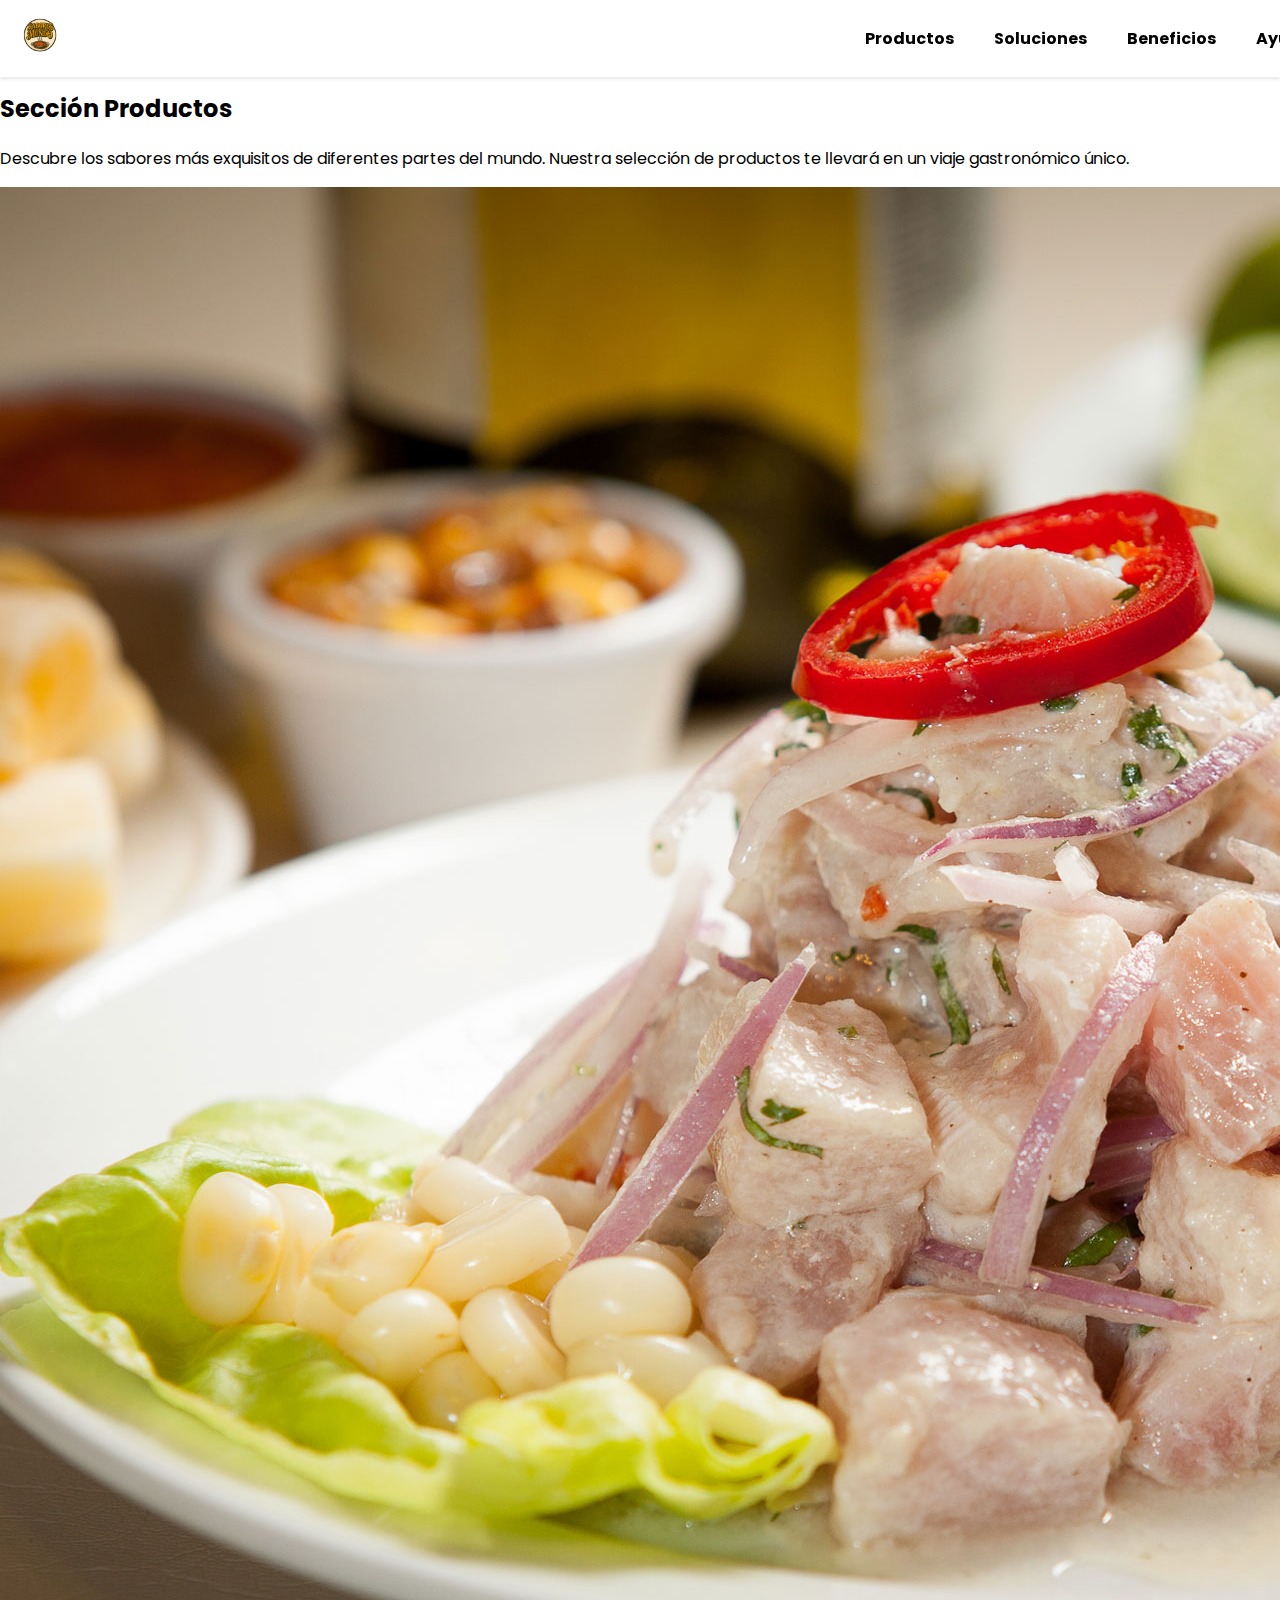
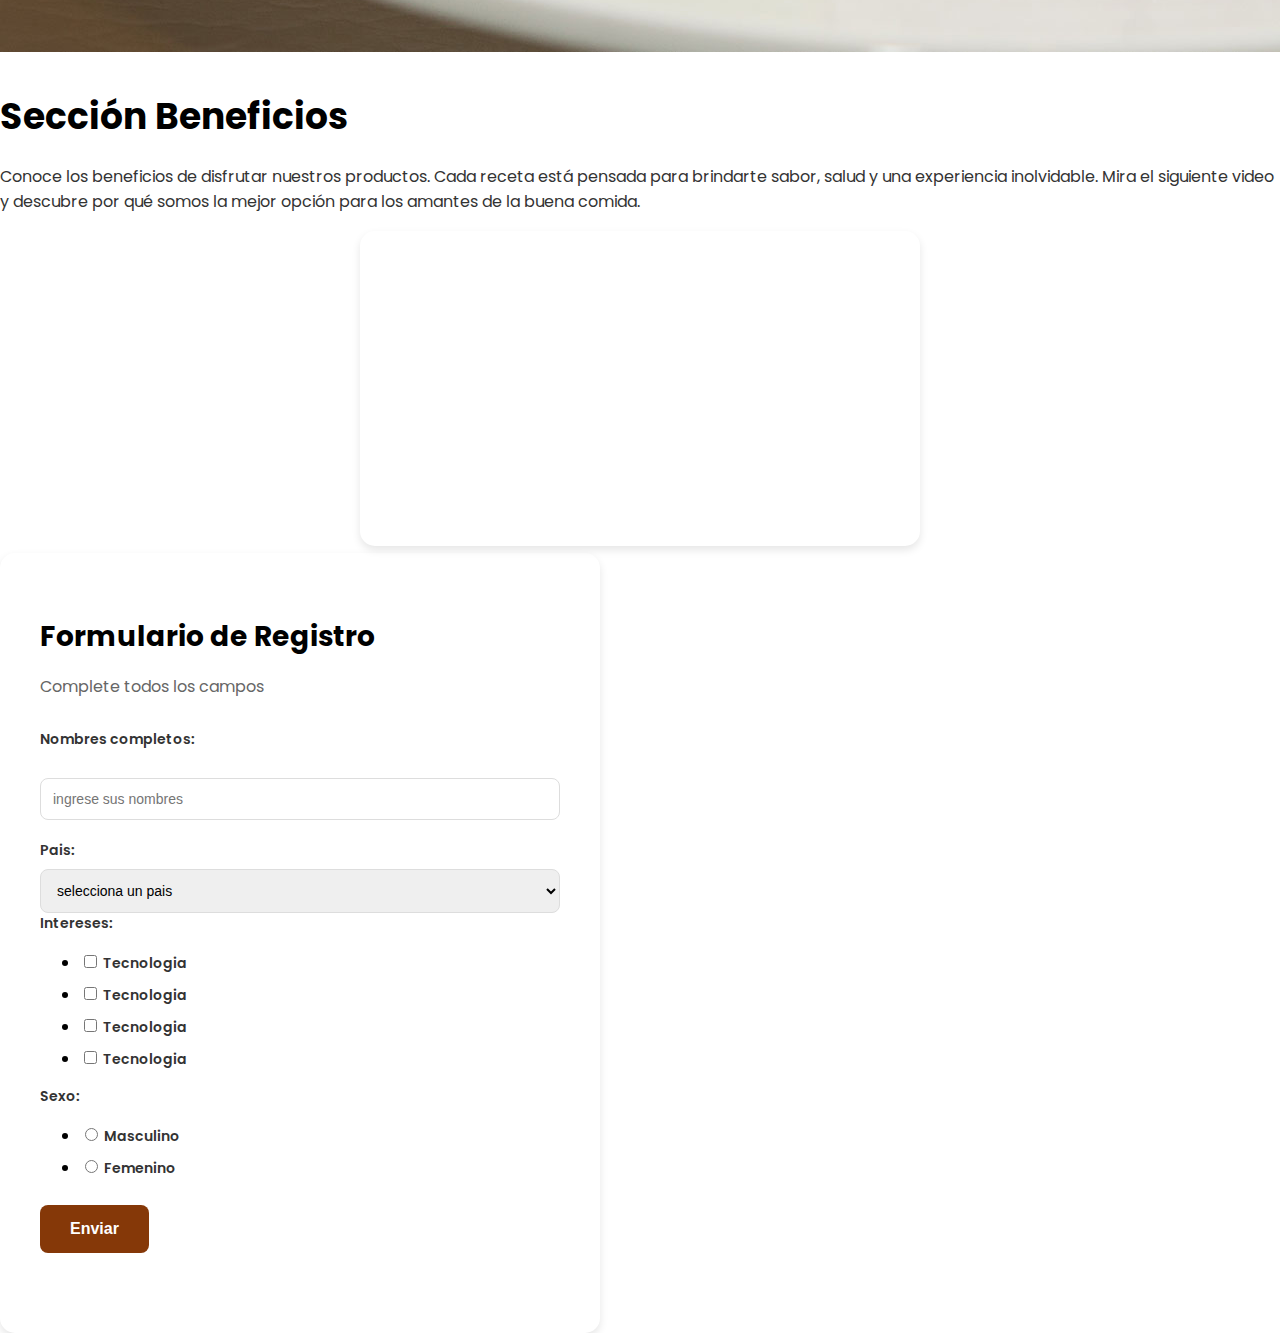
<file: index.html>
<!DOCTYPE html>
<html lang="es">
  <head>
    <meta charset="UTF-8" />
    <meta name="viewport" content="width=device-width, initial-scale=1.0" />
    <meta http-equiv="X-UA-Compatible" content="ie=edge" />
    <title>Proyecto personal</title>
    <link rel="stylesheet" href="styles.css" />
  </head>
  <body>
    <!-- Banner superior -->
    <header class="banner">
      <h1>Sabores del mundo Peru Lima</h1>
    </header>
<!--manito manito jaja si se vexd-->

    <!-- Menú de navegación -->
    <nav class="top-header">
      <a href="#" class="logo">
        <img src="imagenes/logotipo.png" alt="Logotipo" height="40" />
      </a>

      <ul class="Menu-Horizontal">
        <li><a href="index2.html">Productos</a></li>
        <li>
          <a href="#">Soluciones</a>
          <ul class="Menu-Vertical">
            <li><a href="#">Banca Móvil</a></li>
            <li><a href="#">Banca Internet</a></li>
            <li><a href="#">Yape</a></li>
            <li><a href="#">Cocos y Lucas</a></li>
          </ul>
        </li>
        <li><a href="#">Beneficios</a></li>
        <li><a href="#">Ayuda</a></li>
      </ul>
    </nav>

    <!-- Sección de productos -->
    <section class="seccion-producto">
      <div class="cont-gral-productos">
        <div class="cont-prod-texto">
          <h2>Sección Productos</h2>
          <p>
            Descubre los sabores más exquisitos de diferentes partes del mundo.
            Nuestra selección de productos te llevará en un viaje gastronómico
            único.
          </p>
        </div>

        <div class="cont-prod-imagen">
          <img src="imagenes/cev.jpg" alt="Producto destacado" />
        </div>
      </div>
    </section>

    <!-- Sección de beneficios -->
    <section class="seccion-beneficio">
      <div class="cont-gral-beneficio">
        <div class="cont-benef-texto">
          <h2>Sección Beneficios</h2>
          <p>
            Conoce los beneficios de disfrutar nuestros productos. Cada receta
            está pensada para brindarte sabor, salud y una experiencia
            inolvidable. Mira el siguiente video y descubre por qué somos la
            mejor opción para los amantes de la buena comida.
          </p>
        </div>

        <div class="cont-benef-video">
          <iframe
            width="560"
            height="315"
            src="https://www.youtube.com/embed/P1fBdWJTWIk
            "
            title="Video de Beneficios"
            frameborder="0"
            allow="accelerometer; autoplay; clipboard-write; encrypted-media; gyroscope; picture-in-picture"
            allowfullscreen
          >
          </iframe>
        </div>
      </div>
    </section>

    <!-- Sección de contactos -->
    <section lcass="seccion-formulario">
      <div class="div-cont-formulario">
        <h2>Formulario de Registro</h2>
        <p>Complete todos los campos</p>

<form class="formulario">



        <div class="campo">
          <label for="nombre">Nombres completos:</label>
        </div>

        <div class="campo">
          <input
            type="text"
            name="nombre"
            id="nombre"
            placeholder="ingrese sus nombres"
          />
        </div>
        <div class="campo">
          <label for="nombre">Pais:</label>
          <select name="pais" id="pais">
            <option value="">selecciona un pais</option>
            <option value="Peru">Peru</option>
            <option value="Chile">Chile</option>

          </select>
          <div class="campo">
            <label>Intereses:</label>
            <ul class="lista-checkbox">
              <li>
                <label>
                  <input type="checkbox" name="intereses" value="teconologia" />
                  Tecnologia
                </label>
              </li>

              <li>
                <label>
                  <input type="checkbox" name="intereses" value="teconologia" />
                  Tecnologia
                </label>
              </li>

              <li>
                <label>
                  <input type="checkbox" name="intereses" value="teconologia" />
                  Tecnologia
                </label>
              </li>

              <li>
                <label>
                  <input type="checkbox" name="intereses" value="teconologia" />
                  Tecnologia
                </label>
              </li>
            </ul>

            <!-- Radio Button -->
            <div class="campo">
              <label>Sexo: </label>
              <ul class="lista-radio">
                <li>
                  <label>
                    <input type="radio" name="genero" value="masculino" />
                    Masculino
                  </label>
                </li>
                <li>
                  <label>
                    <input type="radio" name="genero" value="femenino" />
                    Femenino
                  </label>
                </li>
              </ul>
<button type="submit">Enviar</button>

            </form>

            </div>
          </div>
        </div>
      </div>
    </section>

    <footer></footer>
  </body>
</html>
</file>
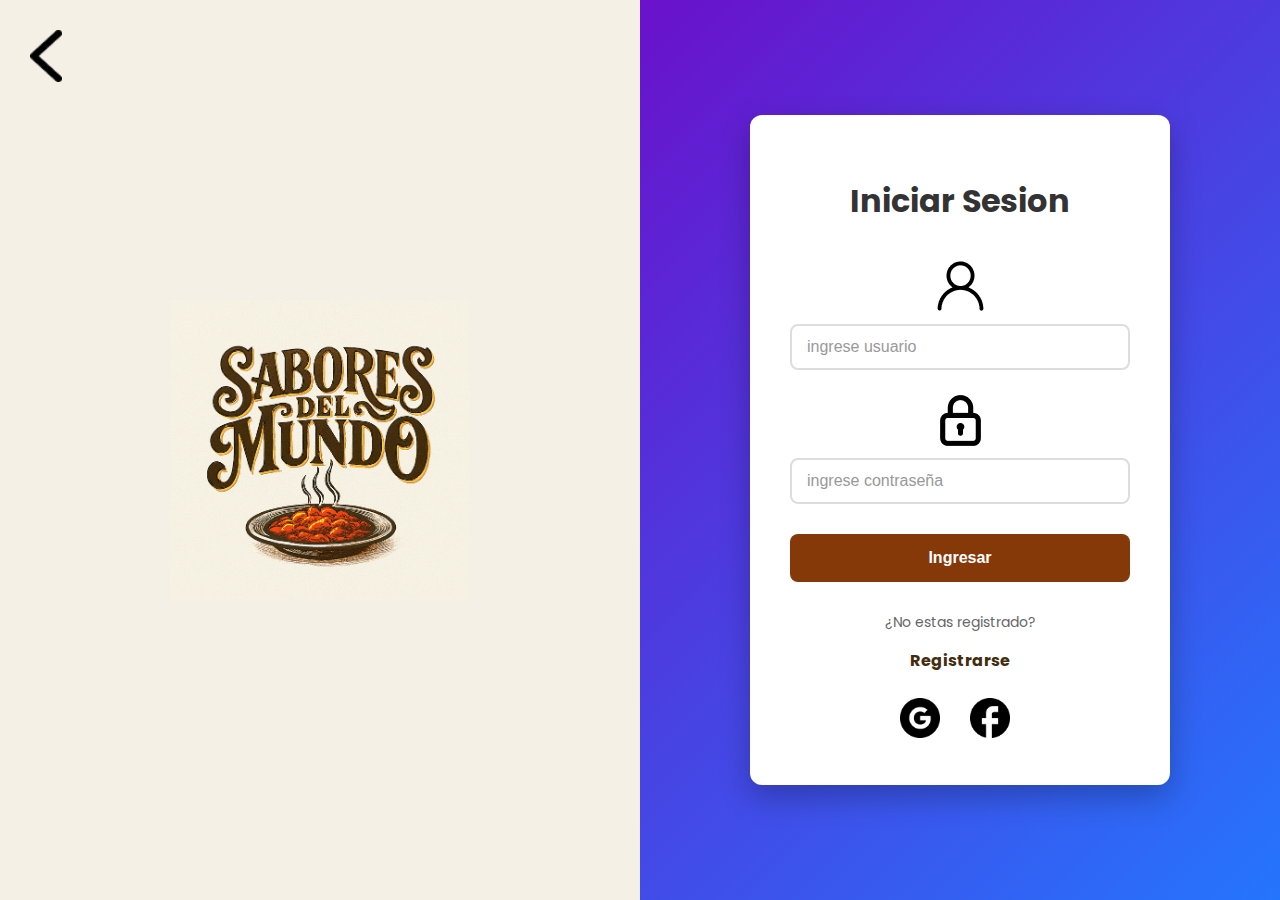
<file: iniciar-sesion.html>
<!DOCTYPE html>
<html lang="es">
  <head>
    <meta charset="UTF-8" />
    <meta name="viewport" content="width=device-width, initial-scale=1.0" />
    <meta http-equiv="X-UA-Compatible" content="ie=edge" />
    <title>Iniciar Sesión - Sabores del Mundo</title>
    <link rel="stylesheet" href="styles.css" />
  </head>
  <body class="body-login">
    <div class="login-container">
      <!-- Parte izquierda -->
      <div class="login-left">
        <a href="index.html" class="btn-retroceder">
          <img src="assets/iconos/Ico_Retroceder.png" alt="Retroceder" />
        </a>
        <div class="logo-container">
          <img
            src="assets/img/logotipo2.png"
            alt="Logotipo"
            class="logo-login"
          />
        </div>
      </div>

      <!-- Parte derecha -->
      <div class="login-right">
        <div class="login-form-container">
          <h1 class="login-titulo">Iniciar Sesion</h1>

          <form class="login-form">
            <div class="input-container">
              <img
                src="assets/iconos/Ico_user.png"
                alt="Usuario"
                class="input-icon"
              />
              <input
                type="password"
                name="usuario"
                id="usuario"
                placeholder="ingrese usuario"
                class="login-input"
              />
            </div>

            <div class="input-container">
              <img
                src="assets/iconos/Ico_Contra.png"
                alt="Contraseña"
                class="input-icon"
              />
              <input
                type="password"
                name="contraseña"
                id="contraseña"
                placeholder="ingrese contraseña"
                class="login-input"
              />
            </div>

            <button type="submit" class="btn-ingresar">Ingresar</button>
          </form>

          <div class="login-footer">
            <p class="texto-registro">¿No estas registrado?</p>
            <a href="registrarse.html" class="link-registrarse">Registrarse</a>

            <div class="social-icons">
              <a href="#" class="social-link">
                <img
                  src="assets/iconos/Ico_Google.png"
                  alt="Google"
                  class="social-icon"
                />
              </a>
              <a href="#" class="social-link">
                <img
                  src="assets/iconos/Ico_Faceboock.png"
                  alt="Facebook"
                  class="social-icon"
                />
              </a>
            </div>
          </div>
        </div>
      </div>
    </div>
  </body>
</html>
</file>
<file: styles.css>
@import url("https://fonts.googleapis.com/css2?family=Poppins:wght@300;400;600;700&display=swap");

html,
body {
  margin: 0;
  padding: 0;
  font-family: "Poppins", sans-serif;
  width: 100%;
  max-width: 100%;
  overflow-x: hidden;
  box-sizing: border-box;
}

*,
*::before,
*::after {
  box-sizing: border-box;
}

/* Banner de navegación */
.top-header {
  position: fixed;
  top: 0;
  left: 0;
  right: 0;
  width: 100%;
  max-width: 100%;
  background-color: white;
  display: flex;
  align-items: center;
  justify-content: space-between;
  padding: 15px 20px;
  z-index: 999;
  box-shadow: 0 2px 4px rgba(0, 0, 0, 0.1);
  box-sizing: border-box;
  margin: 0;
}

/* Botón hamburguesa */
.menu-toggle {
  display: none;
  background: none;
  border: none;
  font-size: 28px;
  cursor: pointer;
  color: #432d0d;
  padding: 8px;
  transition: transform 0.3s ease;
  z-index: 1000;
}

.menu-toggle:hover {
  transform: scale(1.1);
}

.menu-toggle-activo {
  transform: rotate(90deg);
}

.menu-container {
  display: flex;
  align-items: center;
  gap: 20px;
  flex: 1;
  justify-content: flex-end;
}

.logo img {
  height: 40px;
}

.Menu-Horizontal {
  list-style: none;
  display: flex;
  justify-content: space-around;
  margin: 0;
  padding: 0;
  flex: 1;
  max-width: 400px;
  margin-left: 30px;
  margin-right: 15px;
}

.Menu-Horizontal li {
  position: relative;
  padding: 10px 20px;
}

.Menu-Horizontal li a {
  text-decoration: none;
  color: black;
  font-weight: bold;
  font-size: 16px;
}

.Menu-Horizontal li a:hover {
  color: #853808;
}

/* Submenú vertical */
.Menu-Vertical {
  list-style: none;
  position: absolute;
  top: 100%;
  left: 0;
  display: none;
  background-color: white;
  width: 180px;
  padding: 0;
  margin: 0;
  border-radius: 5px;
  box-shadow: 0 2px 8px rgba(0, 0, 0, 0.1);
  z-index: 1000;
}

.Menu-Vertical li {
  padding: 10px 15px;
}

.Menu-Vertical li:hover {
  background-color: #f5f0e6;
}

.Menu-Vertical li a {
  color: black;
  font-size: 14px;
}

.Menu-Horizontal li:hover .Menu-Vertical {
  display: block;
}

.botones-header {
  display: flex;
  gap: 8px;
  align-items: center;
  flex-shrink: 0;
}

.btn-iniciar-sesion,
.btn-registrarse {
  background-color: #432d0d;
  color: white;
  border: none;
  padding: 10px 16px;
  border-radius: 25px;
  cursor: pointer;
  font-weight: bold;
  font-size: 13px;
  transition: background-color 0.3s ease;
  text-decoration: none;
  display: inline-block;
  white-space: nowrap;
}

.btn-iniciar-sesion:hover,
.btn-registrarse:hover {
  background-color: #5a3d15;
}

/* Sección 1: Hero */
.seccion-hero {
  padding: 80px 0 0;
  background-color: #f5f0e6;
  min-height: 90vh;
  display: flex;
  align-items: center;
  width: 100%;
  max-width: 100%;
  margin: 0;
  box-sizing: border-box;
}

.cont-gral-hero {
  display: flex;
  justify-content: space-between;
  align-items: stretch;
  max-width: 1400px;
  margin: 0 auto;
  width: 100%;
  padding: 0;
  min-height: 600px;
  box-sizing: border-box;
}

.cont-hero-texto {
  flex: 0.4;
  background-color: #000000;
  padding: 80px 60px;
  color: white;
  display: flex;
  flex-direction: column;
  justify-content: center;
  align-items: center;
  text-align: center;
}

.titulo-principal {
  font-family: "Poppins", sans-serif;
  font-size: 64px;
  font-weight: 900;
  margin: 0 0 30px 0;
  line-height: 1.2;
  color: white;
  text-align: center;
  letter-spacing: 2px;
}

.subtitulo-hero {
  font-size: 20px;
  font-weight: normal;
  margin: 0 0 40px 0;
  color: white;
  line-height: 1.5;
  text-align: center;
}

.btn-descargar {
  background-color: #853808;
  color: white;
  border: none;
  padding: 15px 40px;
  border-radius: 8px;
  cursor: pointer;
  font-weight: bold;
  font-size: 18px;
  width: fit-content;
  transition: background-color 0.3s ease;
  text-decoration: none;
  display: inline-block;
  text-align: center;
}

.btn-descargar:hover {
  background-color: #a04a1b;
}

.cont-hero-imagen {
  flex: 0.6;
  height: 100%;
  overflow: hidden;
  position: relative;
}

.cont-hero-imagen img {
  width: 100%;
  height: 100%;
  object-fit: cover;
  object-position: center;
  display: block;
  min-height: 600px;
}

/* Sección 2: Objetivos */
.seccion-objetivos {
  padding: 80px 20px;
  background-color: #f5f0e6;
  width: 100%;
  max-width: 100%;
  box-sizing: border-box;
}

.cont-gral-objetivos {
  display: flex;
  justify-content: space-between;
  align-items: center;
  max-width: 1200px;
  margin: 0 auto;
  gap: 60px;
  width: 100%;
  box-sizing: border-box;
}

.cont-obj-texto {
  flex: 1;
}

.cont-obj-texto h2 {
  color: #000000;
  margin-bottom: 20px;
  font-size: 36px;
  font-weight: bold;
}

.cont-obj-texto p {
  color: #333;
  line-height: 1.6;
  font-size: 16px;
}

.cont-obj-imagen {
  flex: 1;
  text-align: center;
}

.cont-obj-imagen img {
  max-width: 500px;
  width: 100%;
  height: auto;
  border-radius: 15px;
  box-shadow: 0 4px 8px rgba(0, 0, 0, 0.1);
  object-fit: contain;
}

/* Sección 3: Beneficios */
.seccion-beneficios {
  padding: 80px 20px;
  background-color: #f5f0e6;
  width: 100%;
  max-width: 100%;
  box-sizing: border-box;
}

.cont-gral-beneficios {
  display: flex;
  justify-content: space-between;
  align-items: center;
  max-width: 1200px;
  margin: 0 auto;
  gap: 60px;
  flex-wrap: wrap;
  width: 100%;
  box-sizing: border-box;
}

.cont-benef-texto {
  flex: 1;
  min-width: 300px;
}

.cont-benef-texto h2 {
  color: #000000;
  margin-bottom: 20px;
  font-size: 36px;
  font-weight: bold;
}

.cont-benef-texto p {
  color: #333;
  line-height: 1.6;
  font-size: 16px;
}

.cont-benef-video {
  flex: 1;
  text-align: center;
  min-width: 300px;
}

.cont-benef-video iframe {
  width: 100%;
  max-width: 560px;
  height: 315px;
  border-radius: 15px;
  border: none;
  box-shadow: 0 4px 8px rgba(0, 0, 0, 0.1);
  aspect-ratio: 16 / 9;
}

@media (max-width: 992px) {
  .cont-benef-video iframe {
    height: auto;
    min-height: 250px;
  }
}

/* Sección 4: Formulario */
.seccion-formulario {
  background-color: #f5f0e6;
  padding: 60px 20px;
  display: flex;
  justify-content: center;
  width: 100%;
  max-width: 100%;
  box-sizing: border-box;
}

.div-cont-formulario {
  background-color: white;
  padding: 40px;
  border-radius: 15px;
  width: 100%;
  max-width: 600px;
  box-shadow: 0 4px 8px rgba(0, 0, 0, 0.1);
}

.div-cont-formulario h2 {
  color: #000000;
  margin-bottom: 10px;
  font-size: 28px;
}

.div-cont-formulario > p {
  color: #666;
  margin-bottom: 30px;
}

.formulario {
  display: flex;
  flex-direction: column;
}

.campo {
  margin-bottom: 20px;
}

.formulario label {
  display: block;
  font-weight: 600;
  margin-bottom: 8px;
  color: #333;
  font-size: 14px;
}

input[type="text"],
input[type="tel"],
select,
textarea {
  width: 100%;
  padding: 12px;
  border: 1px solid #ddd;
  border-radius: 8px;
  font-size: 14px;
  font-family: Arial, sans-serif;
  box-sizing: border-box;
}

input[type="text"]:focus,
input[type="tel"]:focus,
select:focus,
textarea:focus {
  outline: none;
  border-color: #853808;
}

textarea {
  resize: vertical;
  min-height: 100px;
}

button[type="submit"] {
  background-color: #853808;
  color: white;
  border: none;
  padding: 15px 30px;
  border-radius: 8px;
  cursor: pointer;
  font-weight: bold;
  font-size: 16px;
  margin-top: 10px;
  transition: background-color 0.3s ease;
}

button[type="submit"]:hover {
  background-color: #a04a1b;
}

/* Footer basado en referencia */
.footer {
  background-color: #222;
  color: #fff;
  padding: 60px 20px;
  font-family: "Roboto", sans-serif;
}

.footer-container {
  display: flex;
  justify-content: space-between;
  flex-wrap: wrap;
  max-width: 1200px;
  margin: auto;
  gap: 40px;
}

.footer-brand,
.footer-links,
.footer-social {
  flex: 1;
  min-width: 220px;
}

.footer-logo {
  width: 70px;
  height: auto;
  margin-bottom: 10px;
}

.footer-brand p {
  color: #ccc;
  line-height: 1.6;
  margin: 0;
}

.footer-links h4,
.footer-social h4 {
  margin-bottom: 12px;
  font-size: 18px;
  font-weight: bold;
}

.footer-links a {
  display: block;
  color: #ccc;
  text-decoration: none;
  margin-bottom: 8px;
  transition: color 0.3s ease;
}

.footer-links a:hover {
  color: #fff;
}

.social-icon {
  width: 32px;
  height: 32px;
  margin-right: 10px;
  transition: transform 0.2s ease-in-out;
}

.social-icon:hover {
  transform: scale(1.1);
}

/* Responsive para pantallas pequeñas */
@media (max-width: 768px) {
  .top-header {
    flex-wrap: wrap;
    padding: 12px 15px;
    width: 100%;
    max-width: 100%;
    left: 0;
    right: 0;
  }

  .seccion-hero {
    width: 100%;
    max-width: 100%;
    padding: 80px 0 0;
    margin: 0;
  }

  .cont-gral-hero {
    width: 100%;
    max-width: 100%;
    margin: 0;
    padding: 0;
  }

  .menu-toggle {
    display: block;
    order: 2;
  }

  .logo {
    order: 1;
  }

  .menu-container {
    order: 3;
    width: 100%;
    max-height: 0;
    overflow: hidden;
    transition: max-height 0.3s ease-out;
    flex-basis: 100%;
    justify-content: flex-start;
    flex-direction: column;
    align-items: stretch;
  }

  .menu-container.menu-activo {
    max-height: 600px;
    padding-top: 15px;
  }

  .Menu-Horizontal {
    flex-direction: column;
    align-items: stretch;
    margin: 0;
    max-width: 100%;
    gap: 0;
  }

  .Menu-Horizontal li {
    padding: 0;
    border-bottom: 1px solid #eee;
  }

  .Menu-Horizontal li:last-child {
    border-bottom: none;
  }

  .Menu-Horizontal li > a {
    display: block;
    padding: 15px 20px;
    font-size: 16px;
  }

  .Menu-Vertical {
    position: static;
    display: none;
    width: 100%;
    box-shadow: none;
    background-color: #f9f9f9;
    border-radius: 0;
    margin-top: 0;
  }

  .Menu-Horizontal li:hover .Menu-Vertical,
  .Menu-Horizontal li:active .Menu-Vertical {
    display: block;
  }

  .Menu-Vertical li {
    padding: 10px 40px;
  }

  .botones-header {
    flex-direction: column;
    width: 100%;
    gap: 10px;
    margin-top: 15px;
    padding-top: 15px;
    border-top: 1px solid #eee;
  }

  .botones-header a {
    width: 100%;
    text-align: center;
    padding: 12px 16px;
  }

  .cont-gral-hero {
    flex-direction: column;
  }

  .cont-hero-texto {
    width: 100%;
    padding: 40px 20px;
    min-height: auto;
    box-sizing: border-box;
  }

  .cont-hero-imagen {
    width: 100%;
    height: 400px;
    min-height: 400px;
    box-sizing: border-box;
  }

  .titulo-principal {
    font-size: 42px;
  }

  .cont-hero-imagen img {
    min-height: 400px;
    object-fit: cover;
    object-position: center;
    width: 100%;
    display: block;
  }

  .seccion-objetivos,
  .seccion-beneficios {
    padding: 50px 15px;
  }

  .cont-gral-objetivos,
  .cont-gral-beneficios {
    flex-direction: column;
    gap: 30px;
    padding: 0;
    margin: 0 auto;
  }

  .cont-obj-imagen {
    width: 100%;
  }

  .cont-obj-imagen img {
    max-width: 100%;
    width: 100%;
    height: auto;
    object-fit: contain;
  }

  .cont-benef-video {
    width: 100%;
  }

  .cont-benef-video iframe {
    max-width: 100%;
    width: 100%;
    height: auto;
    aspect-ratio: 16 / 9;
  }

  .footer-container {
    flex-direction: column;
    align-items: center;
    text-align: center;
  }

  .footer-brand,
  .footer-links,
  .footer-social {
    min-width: 100%;
  }
}

@media (max-width: 480px) {
  .top-header {
    padding: 10px 15px;
  }

  .titulo-principal {
    font-size: 36px;
    letter-spacing: 1px;
  }

  .cont-hero-texto {
    padding: 30px 15px;
  }

  .seccion-hero {
    padding: 70px 0 0;
  }

  .btn-descargar {
    width: 100%;
    padding: 12px 30px;
    font-size: 16px;
  }

  .cont-gral-hero {
    min-height: auto;
  }

  .cont-hero-imagen {
    height: 300px;
    min-height: 300px;
  }

  .cont-hero-imagen img {
    min-height: 300px;
  }

  .cont-obj-texto h2,
  .cont-benef-texto h2 {
    font-size: 28px;
  }

  .btn-iniciar-sesion,
  .btn-registrarse {
    font-size: 12px;
    padding: 10px 14px;
  }

  .seccion-formulario {
    padding: 50px 15px;
  }

  .div-cont-formulario {
    padding: 30px 20px;
  }
}

/* Estilos para página de Iniciar Sesión */
.body-login {
  margin: 0;
  padding: 0;
  min-height: 100vh;
  background-color: #f5f0e6;
  overflow-x: hidden;
}

.login-container {
  display: flex;
  width: 100%;
  min-height: 100vh;
  overflow: hidden;
}

/* Parte izquierda */
.login-left {
  flex: 1;
  background-color: #f5f0e6;
  display: flex;
  flex-direction: column;
  align-items: center;
  justify-content: center;
  position: relative;
  padding: 40px;
}

.btn-retroceder {
  position: absolute;
  top: 30px;
  left: 30px;
  cursor: pointer;
  transition: transform 0.2s ease;
}

.btn-retroceder:hover {
  transform: scale(1.1);
}

.btn-retroceder img {
  width: 32px;
  height: auto;
}

.logo-container {
  display: flex;
  align-items: center;
  justify-content: center;
  width: 100%;
}

.logo-login {
  max-width: 300px;
  width: 100%;
  height: auto;
}

/* Parte derecha */
.login-right {
  flex: 1;
  background: linear-gradient(135deg, #6a11cb 0%, #2575fc 100%);
  display: flex;
  align-items: center;
  justify-content: center;
  padding: 40px;
}

.login-form-container {
  width: 100%;
  max-width: 420px;
  display: flex;
  flex-direction: column;
  background: #fff;
  padding: 40px;
  border-radius: 12px;
  box-shadow: 0 12px 30px rgba(0, 0, 0, 0.25);
  text-align: center;
}

.login-titulo {
  font-size: 32px;
  font-weight: bold;
  color: #333;
  margin-bottom: 30px;
  text-align: center;
}

.login-form {
  display: flex;
  flex-direction: column;
  gap: 20px;
  margin-bottom: 30px;
}

.input-group {
  display: flex;
  flex-direction: column;
  gap: 8px;
}

.login-label {
  font-weight: bold;
  color: #333;
  font-size: 14px;
}

.login-input {
  width: 100%;
  border: 2px solid #ddd;
  border-radius: 8px;
  padding: 12px 15px;
  font-size: 16px;
  font-family: Arial, sans-serif;
  color: #333;
  background: white;
  transition: border-color 0.3s ease;
}

.login-input:focus {
  outline: none;
  border-color: #432d0d;
}

.login-input::placeholder {
  color: #999;
}

.btn-ingresar {
  background-color: #432d0d;
  color: white;
  border: none;
  padding: 15px 30px;
  border-radius: 8px;
  cursor: pointer;
  font-weight: bold;
  font-size: 18px;
  transition: background-color 0.3s ease;
  margin-top: 10px;
}

.btn-ingresar:hover {
  background-color: #5a3d15;
}

.login-footer {
  display: flex;
  flex-direction: column;
  align-items: center;
  gap: 15px;
}

.texto-registro {
  font-size: 14px;
  color: #666;
  margin: 0;
}

.link-registrarse {
  font-size: 16px;
  font-weight: bold;
  color: #432d0d;
  text-decoration: none;
  transition: color 0.3s ease;
}

.link-registrarse:hover {
  color: #5a3d15;
  text-decoration: underline;
}

.social-icons {
  display: flex;
  gap: 20px;
  margin-top: 10px;
}

.social-link {
  display: inline-block;
  transition: transform 0.2s ease;
}

.social-link:hover {
  transform: scale(1.1);
}

.social-icon {
  width: 40px;
  height: 40px;
}

/* Responsive para página de login */
@media (max-width: 768px) {
  .body-login {
    padding: 20px 0;
  }

  .login-container {
    flex-direction: column;
    min-height: auto;
    height: auto;
  }

  .login-left {
    min-height: 200px;
    padding: 20px;
  }

  .logo-login {
    max-width: 200px;
  }

  .login-right {
    padding: 0;
    background: #fff;
  }

  .login-form-container {
    box-shadow: none;
    border-radius: 0;
    padding: 30px 20px;
    text-align: left;
  }

  .login-titulo {
    font-size: 28px;
    margin-bottom: 25px;
    text-align: left;
  }

  .login-footer {
    align-items: flex-start;
  }
}

@media (max-width: 480px) {
  .btn-retroceder {
    top: 15px;
    left: 15px;
  }

  .btn-retroceder img {
    width: 24px;
  }

  .login-form-container {
    padding: 0 10px;
  }

  .btn-ingresar {
    width: 100%;
  }
}
</file>
